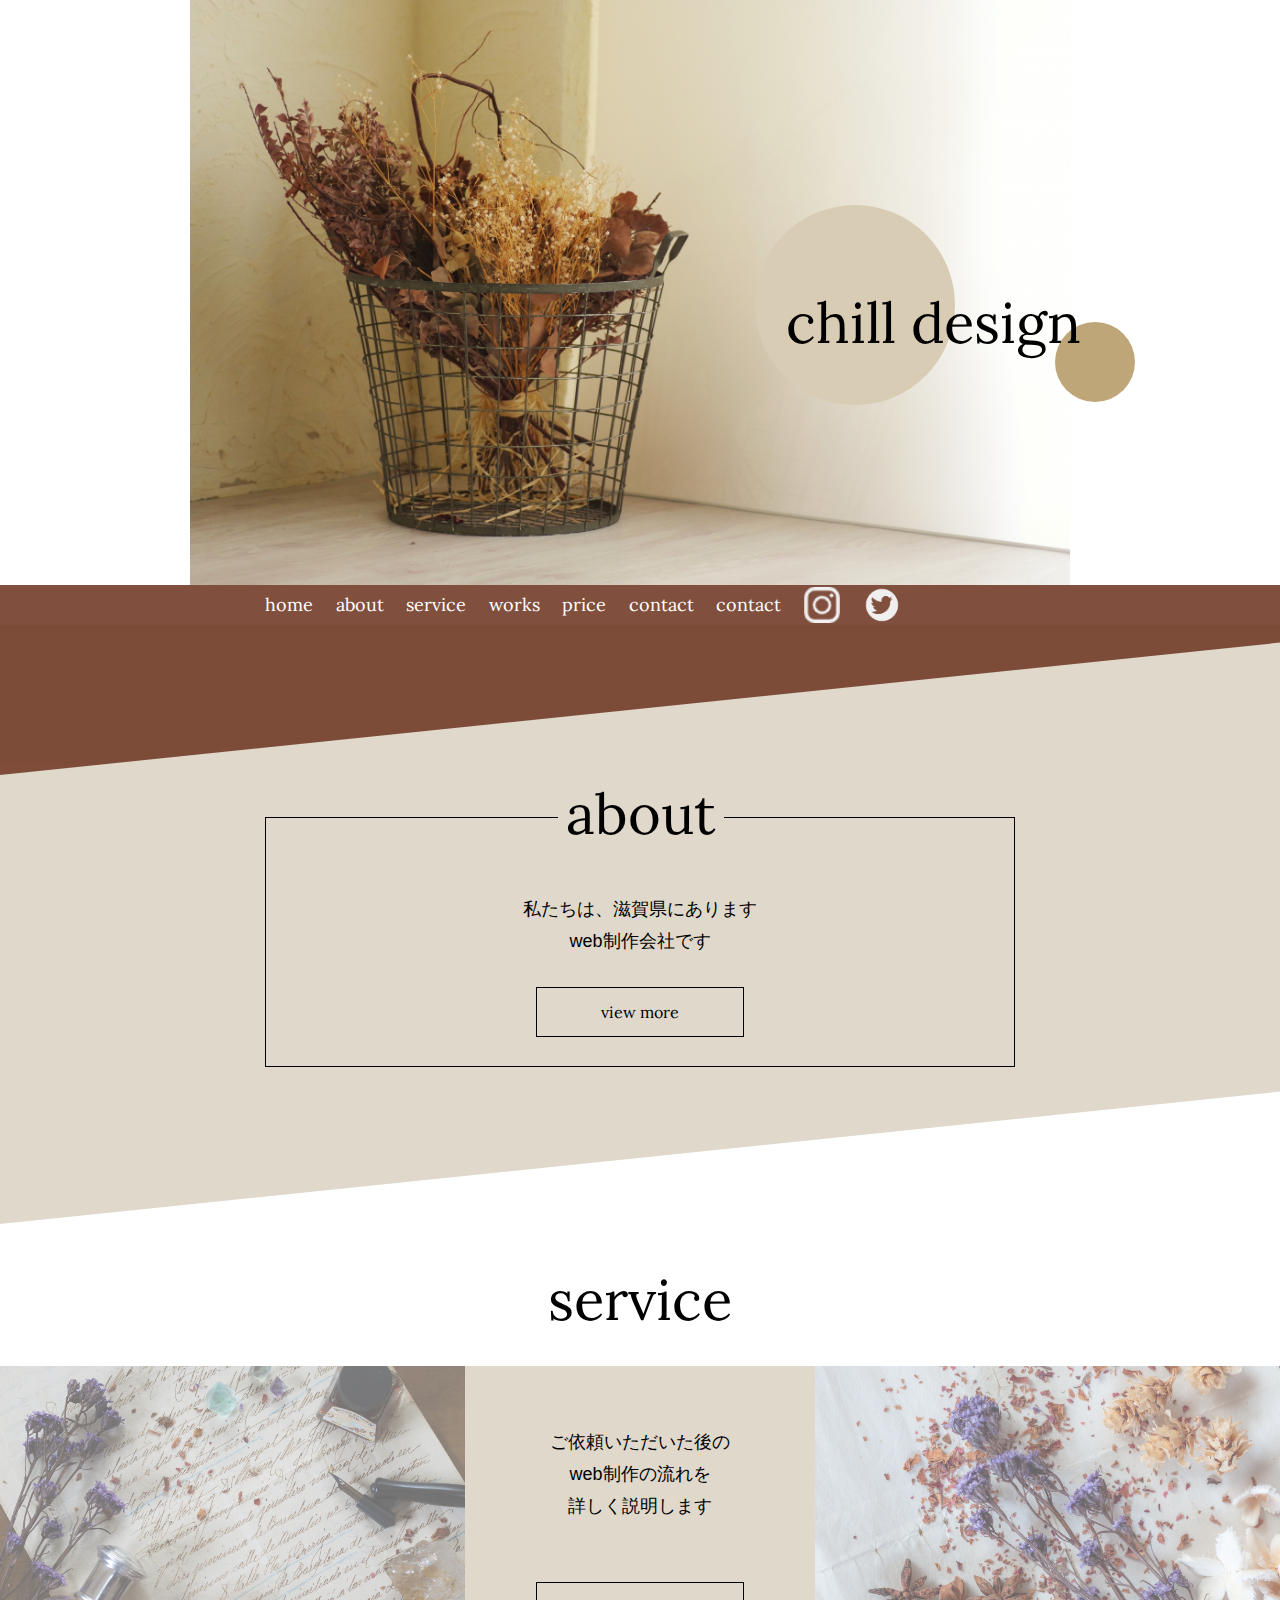
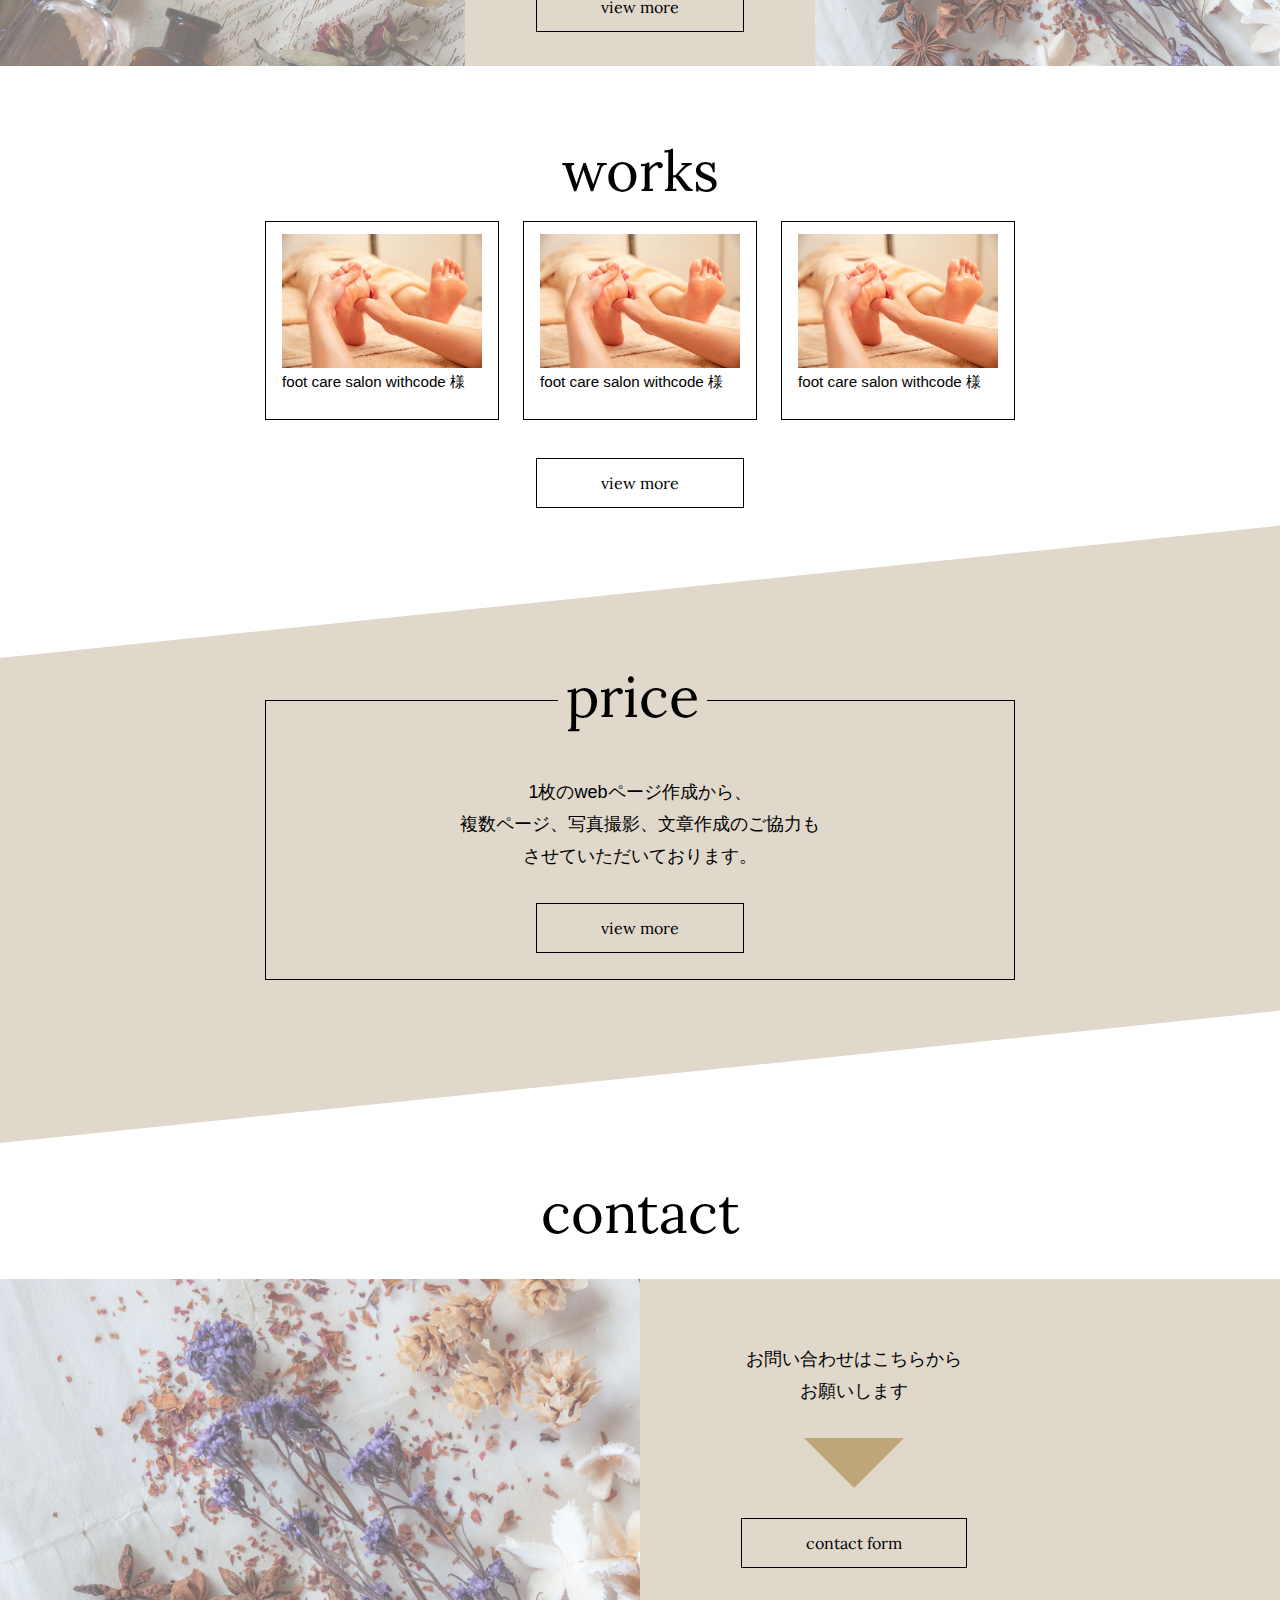
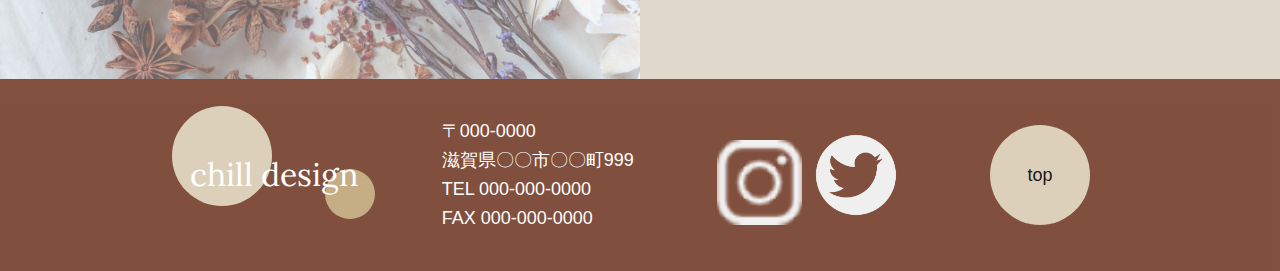
<file: index.html>
<!DOCTYPE html>
<html lang="ja">
  <head>
    <meta charset="UTF-8" />
    <meta http-equiv="X-UA-Compatible" content="IE=edge" />
    <meta name="viewport" content="width=device-width, initial-scale=1.0" />
    <title>chill design</title>

    <link rel="stylesheet" type="text/css" href="css/reset.css" />
    <link rel="stylesheet" type="text/css" href="css/common.css" />
    <link rel="stylesheet" type="text/css" href="css/index.css" />

    <link rel="preconnect" href="https://fonts.googleapis.com" />
    <link rel="preconnect" href="https://fonts.gstatic.com" crossorigin />

    <link rel="preconnect" href="https://fonts.googleapis.com" />
    <link rel="preconnect" href="https://fonts.gstatic.com" crossorigin />
    <link
      href="https://fonts.googleapis.com/css2?family=Lora&display=swap"
      rel="stylesheet"
    />
  </head>
  <body>
    <header id="header">
      <div class="header-wrapper wrapper">
        <h1 class="header-wrapper__ttl">chill design</h1>
        <div class="circle__1"></div>
        <div class="circle__2"></div>
      </div>
    </header>

    <main>
      <div id="menu">
        <nav class="menu-wrapper wrapper">
          <ul class="menu-wrapper__list">
            <li class="menu-wrapper__list__item">
              <a href="#header">home</a>
            </li>
            <li class="menu-wrapper__list__item">
              <a href="html/about.html">about</a>
            </li>
            <li class="menu-wrapper__list__item">
              <a href="html/service.html">service</a>
            </li>
            <li class="menu-wrapper__list__item">
              <a href="html/works.html">works</a>
            </li>
            <li class="menu-wrapper__list__item">
              <a href="html/price.html">price</a>
            </li>
            <li class="menu-wrapper__list__item">
              <a href="html/contact.html">contact</a>
            </li>
            <li class="menu-wrapper__list__item">
              <a href="html/contact.html">contact</a>
            </li>

            <li class="menu-wrapper__list__item">
              <a href="#">
                <img class="instagram" src="img/instagram_white.png" alt="" />
              </a>
            </li>

            <li class="menu-wrapper__list__item">
              <a href="#">
                <img class="twitter" src="img/twitter_white.png" alt="" />
              </a>
            </li>
          </ul>
        </nav>
        <div class="triangle__1"></div>
      </div>

      <section id="about">
        <div class="about-wrapper wrapper">
          <div class="about-wrapper__box">
            <h2 class="about-wrapper__box__ttl">about</h2>
            <p class="about-wrapper__box__txt">
              私たちは、滋賀県にあります<br />
              web制作会社です
            </p>
            <div class="view-more">
              <a href="html/about.html">view more</a>
            </div>
          </div>
        </div>
      </section>

      <section id="service">
        <div class="triangle__2"></div>
        <div class="service-wrapper">
          <h2 class="service-wrapper__ttl">service</h2>
          <div class="service-wrapper__flex">
            <div class="service-wrapper__flex__item1"></div>

            <div class="service-wrapper__flex__item2">
              <p class="service-wrapper__flex__item2__txt">
                ご依頼いただいた後の<br />
                web制作の流れを<br />
                詳しく説明します
              </p>
              <div class="view-more">
                <a href="html/service.html">view more</a>
              </div>
            </div>

            <div class="service-wrapper__flex__item3"></div>
          </div>
        </div>
      </section>

      <section id="works">
        <div class="works-wrapper wrapper">
          <h2 class="works-wrapper__ttl">works</h2>

          <div class="works-wrapper__flex">
            <div class="works-wrapper__flex__item">
              <a href="#"
                ><img
                  class="footcare"
                  src="img/footcare.jpg"
                  alt="フットケアサロンwithcodeの画像"
              /></a>
              <p class="works-wrapper__flex__item__txt">
                foot care salon withcode 様
              </p>
            </div>

            <div class="works-wrapper__flex__item">
              <a href="#">
                <img
                  class="footcare"
                  src="img/footcare.jpg"
                  alt="フットケアサロンwithcodeの画像"
              /></a>
              <p class="works-wrapper__flex__item__txt">
                foot care salon withcode 様
              </p>
            </div>

            <div class="works-wrapper__flex__item">
              <a href="#">
                <img
                  class="footcare"
                  src="img/footcare.jpg"
                  alt="フットケアサロンwithcodeの画像"
              /></a>
              <p class="works-wrapper__flex__item__txt">
                foot care salon withcode 様
              </p>
            </div>
          </div>

          <div class="view-more">
            <a href="html/service.html">view more</a>
          </div>
        </div>
        <div class="triangle__3"></div>
      </section>

      <section id="price">
        <div class="price-wrapper wrapper">
          <div class="price-wrapper__box">
            <h2 class="price-wrapper__box__ttl">price</h2>
            <p class="price-wrapper__box__txt">
              1枚のwebページ作成から、<br />
              複数ページ、写真撮影、文章作成のご協力も<br />
              させていただいております。
            </p>
            <div class="view-more">
              <a href="html/price.html">view more</a>
            </div>
          </div>
        </div>
      </section>

      <section id="contact">
        <div class="triangle__4"></div>
        <div class="contact-wrapper">
          <h2 class="contact-wrapper__ttl">contact</h2>
          <div class="contact-wrapper__flex">
            <div class="contact-wrapper__flex__item1"></div>
            <div class="contact-wrapper__flex__item2">
              <div class="contact-wrapper__flex__item2__box">
                <p class="contact-wrapper__flex__item2__box__txt">
                  お問い合わせはこちらから<br />お願いします
                </p>
                <div class="contact-wrapper__flex__item2__box__triangle"></div>
                <div class="view-more">
                  <a href="html/price.html">contact form</a>
                </div>
              </div>
            </div>
          </div>
        </div>
      </section>
    </main>

    <footer id="footer">
      <div class="footer-wrapper wrapper">
        <div class="footer-wrapper__flex">
          <div class="footer-wrapper__flex__item">
            <h1>chill design</h1>
            <div class="circle__3"></div>
            <div class="circle__4"></div>
          </div>

          <div class="footer-wrapper__flex__item">
            <p class="footer-wrapper__flex__item__txt">
              〒000-0000<br />滋賀県〇〇市〇〇町999<br />TEL 000-000-0000<br />FAX
              000-000-0000
            </p>
          </div>

          <div class="footer-wrapper__flex__item">
            <a href="#"
              ><img class="instagram" src="img/instagram_white.png" alt=""
            /></a>
            <a href="#"
              ><img class="twitter" src="img/twitter_white.png" alt=""
            /></a>
          </div>

          <div class="footer-wrapper__flex__item">
            <a href="#header">
              <p class="footer-wrapper__flex__item__circle">top</p></a
            >
          </div>
        </div>
      </div>
    </footer>

    <script src="https://cdnjs.cloudflare.com/ajax/libs/jquery/3.4.1/jquery.min.js"></script>
    <script type="text/javascript" src="js/common.js"></script>
  </body>
</html>
</file>
<file: css/common.css>
@charset "UTF-8";

/* ===========================================

=========================================== */

*{
  box-sizing: border-box;
}

html {
  font-size: 100%;
}

a {
  color: inherit;
  text-decoration: none;
}

a:hover {
  opacity: 0.5;
}

body {
  font-family: "Lora", serif;
}

p {
  font-family: sans-serif;
}

p,
li {
  font-size: 1.125rem;
  line-height: 1.8;
}

h1,
h2 {
  font-size: 3.5rem;
}

ol{
  list-style: none;
}

img{
  vertical-align: bottom;
}

.twitter {
  width: 40px;
  height: 40px;
}

.instagram {
  width: 36px;
  height: 36px;
}

.view-more {
  display: inline-block;
  border: 1px solid #000;
}

.view-more a{
  display: inline-block;
  padding: 16px 64px;
}

.wrapper {
  max-width: 900px;
  margin: 0 auto;
}
</file>
<file: css/index.css>
@charset "UTF-8";

/* ===========================================
header
=========================================== */

.header-wrapper {
  width: 100%;
  height: 65vh;
  background-image: url(../img/top.jpg);
  background-size: contain;
  background-repeat: no-repeat;
  position: relative; /* h1(header-wrapper__ttl)にかかっている */
}

.header-wrapper__ttl {
  position: absolute;
  right: 1%;
  bottom: 40%;
  z-index: 2;
}

.circle__1{
  width: 200px;
  height: 200px;
  border-radius: 50%;
  background-color: #D9CCB4;
  position: absolute;
  top: 35%;
  right: 15%;
  z-index: 1;
}

.circle__2{
  width: 80px;
  height: 80px;
  border-radius: 50%;
  background-color: #BFA678;
  position: absolute;
  top: 55%;
  right: -5%;
  z-index: 1;
}

/* ===========================================
menu
=========================================== */

#menu {
  background-color: #733d29;
  opacity: 0.9;
  position: relative;  /* triangle__1にかかっている */
}

.triangle__1{
  position: absolute;
  z-index: 1;
  border-top: 150px solid #733d29;
  border-right: 1450px solid transparent;
}

.menu-wrapper {
  max-width: 750px;
}

.menu-wrapper__list {
  display: flex;
  align-items: center;
}

.menu-wrapper__list__item {
  margin-left: 3%;
  color: white;
}

.menu-wrapper__list__item:first-child {
  margin-left: unset;
}

/* ===========================================
about
=========================================== */

#about {
  background-color: #dfd8cb;
  padding: 15% 0 1% 0;
}

.about-wrapper {
  text-align: center;
}

.about-wrapper__box {
  margin: 0 auto;
  max-width: 750px;
  height: 250px;
  border: 1px solid #000;
  position: relative; /* ttl aboutの位置調整 */
}

.about-wrapper__box__ttl {
  display: inline-block;
  padding: 8px;
  background-color: #dfd8cb;
  position: absolute;
  top: -40px;
  left: 39%;
}

.about-wrapper__box__txt {
  padding: 10% 0 1% 0;
}

.about-wrapper__box .view-more {
  margin: 3% 0;
}

/* ===========================================
service
=========================================== */

#service{
  position: relative; /* triangle__2にかかっている */
  padding: 15% 0 1% 0;
}

.triangle__2{
  position: absolute;
  z-index: 1;
  top: -1%;
  border-top: 150px solid #DFD8CB;
  border-right: 1450px solid transparent;
}

.service-wrapper__ttl {
  text-align: center;
  margin-bottom: 3%;
}

.service-wrapper__flex {
  display: flex;
  justify-content: center;
}

.service-wrapper__flex__item1 {
  background-color: rgb(223, 215, 215);
  height: 300px;
  flex: 1 1 auto;
  background-image: url(../img/flower1.jpeg);
  background-size: cover;
  background-repeat: no-repeat;
  background-color: rgba(255, 255, 255, 0.4);
  background-blend-mode: lighten;
}

.service-wrapper__flex__item2 {
  width: 350px;
  height: 300px;
  background-color: #dfd8cb;
  text-align: center;
}

.service-wrapper__flex__item2__txt{
  margin: 17% 0;
}

.service-wrapper__flex__item3 {
  height: 300px;
  flex: 1 1 auto;
  background-image: url(../img/flower2.jpeg);
  background-size: cover;
  background-repeat: no-repeat;
  background-color: rgba(255, 255, 255, 0.4);
  background-blend-mode: lighten;
}

/* ===========================================
works
=========================================== */

#works{
  padding: 5% 0 0 0;
}

#works{
  position: relative;
}

.triangle__3{
  position: absolute;
  z-index: 1;
  top: 100%;
  border-top: 150px solid #fff;
  border-right: 1450px solid transparent;
}

.works-wrapper{
  max-width: 750px;
}

.works-wrapper__ttl{
  text-align: center;
  margin-bottom: 3%;
}

.works-wrapper__flex{
  display: flex;
  justify-content: space-between;
}

.footcare{
  width: 200px;
  background-color: rgb(226, 217, 217);
}

.works-wrapper__flex__item{
  height: auto;
  border: 1px solid #000;
  padding: 12px 16px 24px 16px;
}

.works-wrapper__flex__item__txt{
  font-size: 0.95rem;
  text-align: left;
}

.works-wrapper{
  text-align: center;
}

.works-wrapper .view-more{
  margin-top: 5%;
}

/* ===========================================
price
=========================================== */

#price {
  background-color: #dfd8cb;
  padding: 15% 0 1% 0;
}

.price-wrapper {
  text-align: center;
}

.price-wrapper__box {
  margin: 0 auto;
  max-width: 750px;
  height: 280px;
  border: 1px solid #000;
  position: relative; /* ttl priceの位置調整 */
}

.price-wrapper__box__ttl {
  display: inline-block;
  padding: 8px;
  background-color: #dfd8cb;
  position: absolute;
  top: -40px;
  left: 39%;
}

.price-wrapper__box__txt {
  padding: 10% 0 1% 0;
}

.price-wrapper__box .view-more {
  margin: 3% 0;
}

/* ===========================================
contact
=========================================== */

#contact{
  position: relative;
  padding: 15% 0 0 0;
}

.triangle__4{
  position: absolute;
  z-index: 1;
  top: 0%;
  border-top: 150px solid #DFD8CB;
  border-right: 1450px solid transparent;
}

.contact-wrapper__ttl{
  text-align: center;
  margin-bottom: 3%;
}

.contact-wrapper__flex{
  display: flex;
}

.contact-wrapper__flex__item1{
  height: 400px;
  flex: 1 1;
  background-image: url(../img/flower2.jpeg);
  background-size: cover;
  background-repeat: no-repeat;
  background-color: rgba(255, 255, 255, 0.4);
  background-blend-mode: lighten;
}

.contact-wrapper__flex__item2{
  height: 400px;
  flex: 1 1;
  background-color: #dfd8cb;
}

.contact-wrapper__flex__item2__box{
  text-align: center;
  width: 300px;
  height: 250px;
  margin: 10% 0 10% 10%;
}

.contact-wrapper__flex__item2__box__txt{
  margin: 10% 0;
}

.contact-wrapper__flex__item2__box__triangle{
  width: 100px;
  border-top: 50px solid #BFA678;
  border-right: 50px solid transparent;
  border-left: 50px solid transparent;
  margin: 0 auto;
  margin-bottom: 10%;
}

/* ===========================================
footer
=========================================== */

#footer{
  background-color: #733D29;
  opacity: 0.9;
  padding: 3% 0;
}

.footer-wrapper__flex{
  display: flex;
  align-items: center;
  justify-content: space-between;
  position: relative;  /* circle3 4 に対して */
}

.circle__3{
  width: 100px;
  height: 100px;
  border-radius: 50%;
  background-color: #D9CCB4;
  position: absolute;
  top: -10%;
  left: -2%;
  z-index: -1;
}

.circle__4{
  width: 50px;
  height: 50px;
  border-radius: 50%;
  background-color: #BFA678;
  position: absolute;
  top: 45%;
  left: 15%;
  z-index: -1;
}

.footer-wrapper__flex__item h1{
  font-size: 2rem;
  color: white;
}

.footer-wrapper__flex__item__txt{
  color: white;
  line-height: 1.6;
}

#footer .instagram{
  width: 85px;
  height: 85px;
}

#footer .twitter{
  width: 100px;
  height: 100px;
}

.footer-wrapper__flex__item__circle{
  width: 100px;
  height: 100px;
  border-radius: 50%;
  background-color: #D9CCB4;
  line-height: 100px;
  text-align: center;
}
</file>
